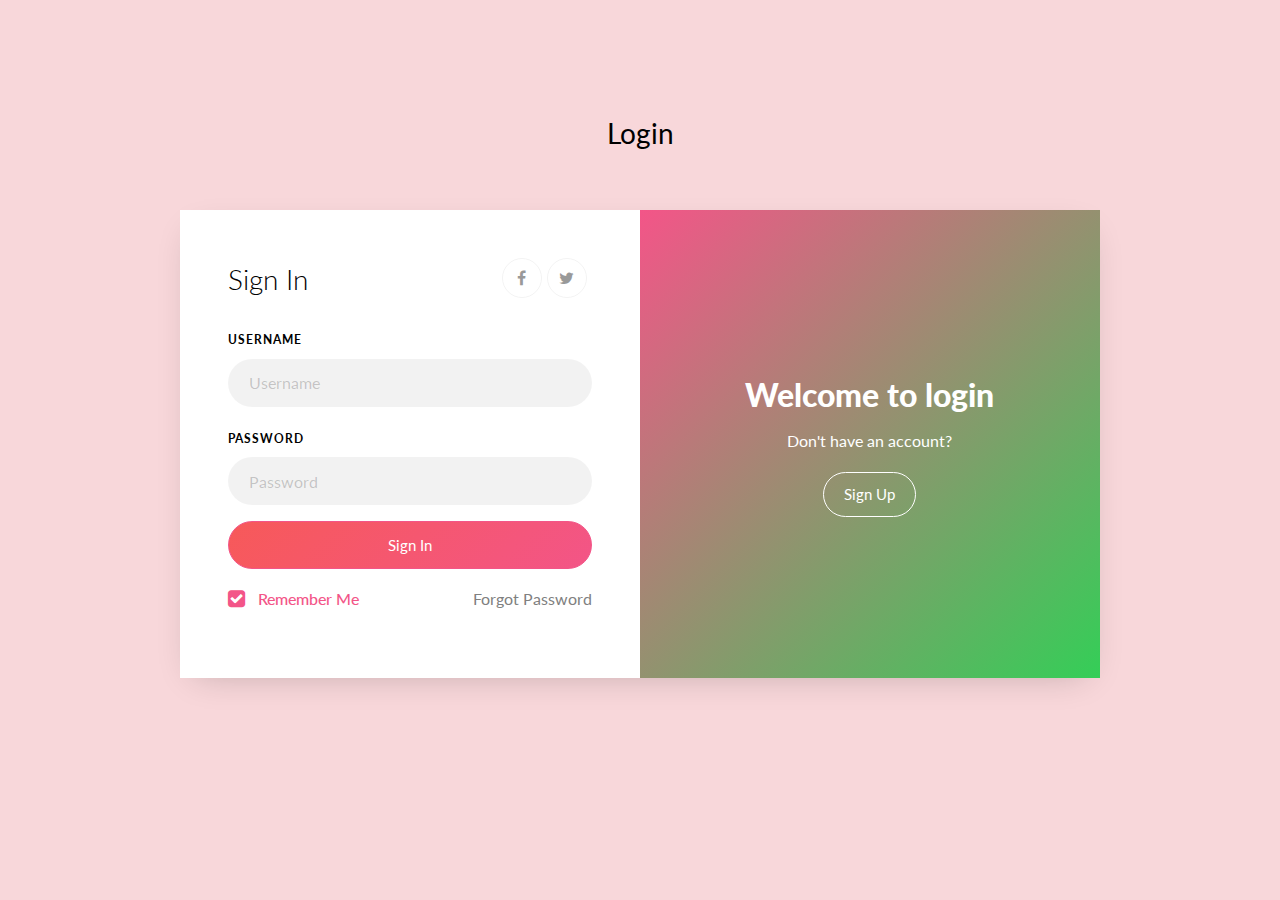
<file: index.html>
<!DOCTYPE html>
<html lang="en">
  <head>
    <title>Login 03</title>
    <meta charset="utf-8" />
    <meta
      name="viewport"
      content="width=device-width, initial-scale=1, shrink-to-fit=no"
    />

    <link
      href="https://fonts.googleapis.com/css?family=Lato:300,400,700,900&display=swap"
      rel="stylesheet"
    />

    <link
      rel="stylesheet"
      href="https://stackpath.bootstrapcdn.com/font-awesome/4.7.0/css/font-awesome.min.css"
    />
    <link rel="stylesheet" href="css/style.css">
	</head>
	<body>
	<section class="ftco-section">
		<div class="container">
			<div class="row justify-content-center">
				<div class="col-md-6 text-center mb-5">
					<h2 class="heading-section">Login</h2>
				</div>
			</div>
			<div class="row justify-content-center">
				<div class="col-md-12 col-lg-10">
					<div class="wrap d-md-flex">
						<div class="text-wrap p-4 p-lg-5 text-center d-flex align-items-center order-md-last">
							<div class="text w-100">
								<h2>Welcome to login</h2>
								<p>Don't have an account?</p>
								<a href="#" class="btn btn-white btn-outline-white">Sign Up</a>
							</div>
			      </div>
						<div class="login-wrap p-4 p-lg-5">
			      	<div class="d-flex">
			      		<div class="w-100">
			      			<h3 class="mb-4">Sign In</h3>
			      		</div>
								<div class="w-100">
									<p class="social-media d-flex justify-content-end">
										<a href="#" class="social-icon d-flex align-items-center justify-content-center"><span class="fa fa-facebook"></span></a>
										<a href="#" class="social-icon d-flex align-items-center justify-content-center"><span class="fa fa-twitter"></span></a>
									</p>
								</div>
			      	</div>
							<form action="#" class="signin-form">
			      		<div class="form-group mb-3">
			      			<label class="label" for="name">Username</label>
			      			<input type="text" class="form-control" placeholder="Username" required>
			      		</div>
		            <div class="form-group mb-3">
		            	<label class="label" for="password">Password</label>
		              <input type="password" class="form-control" placeholder="Password" required>
		            </div>
		            <div class="form-group">
		            	<button type="submit" class="form-control btn btn-primary submit px-3">Sign In</button>
		            </div>
		            <div class="form-group d-md-flex">
		            	<div class="w-50 text-left">
			            	<label class="checkbox-wrap checkbox-primary mb-0">Remember Me
									  <input type="checkbox" checked>
									  <span class="checkmark"></span>
										</label>
									</div>
									<div class="w-50 text-md-right">
										<a href="#">Forgot Password</a>
									</div>
		            </div>
		          </form>
		        </div>
		      </div>
				</div>
			</div>
		</div>
	</section>

    <script src="js/jquery.min.js"></script>
    <script src="js/popper.js"></script>
    <script src="js/bootstrap.min.js"></script>
    <script src="js/main.js"></script>
  </body>
</html>
</file>
